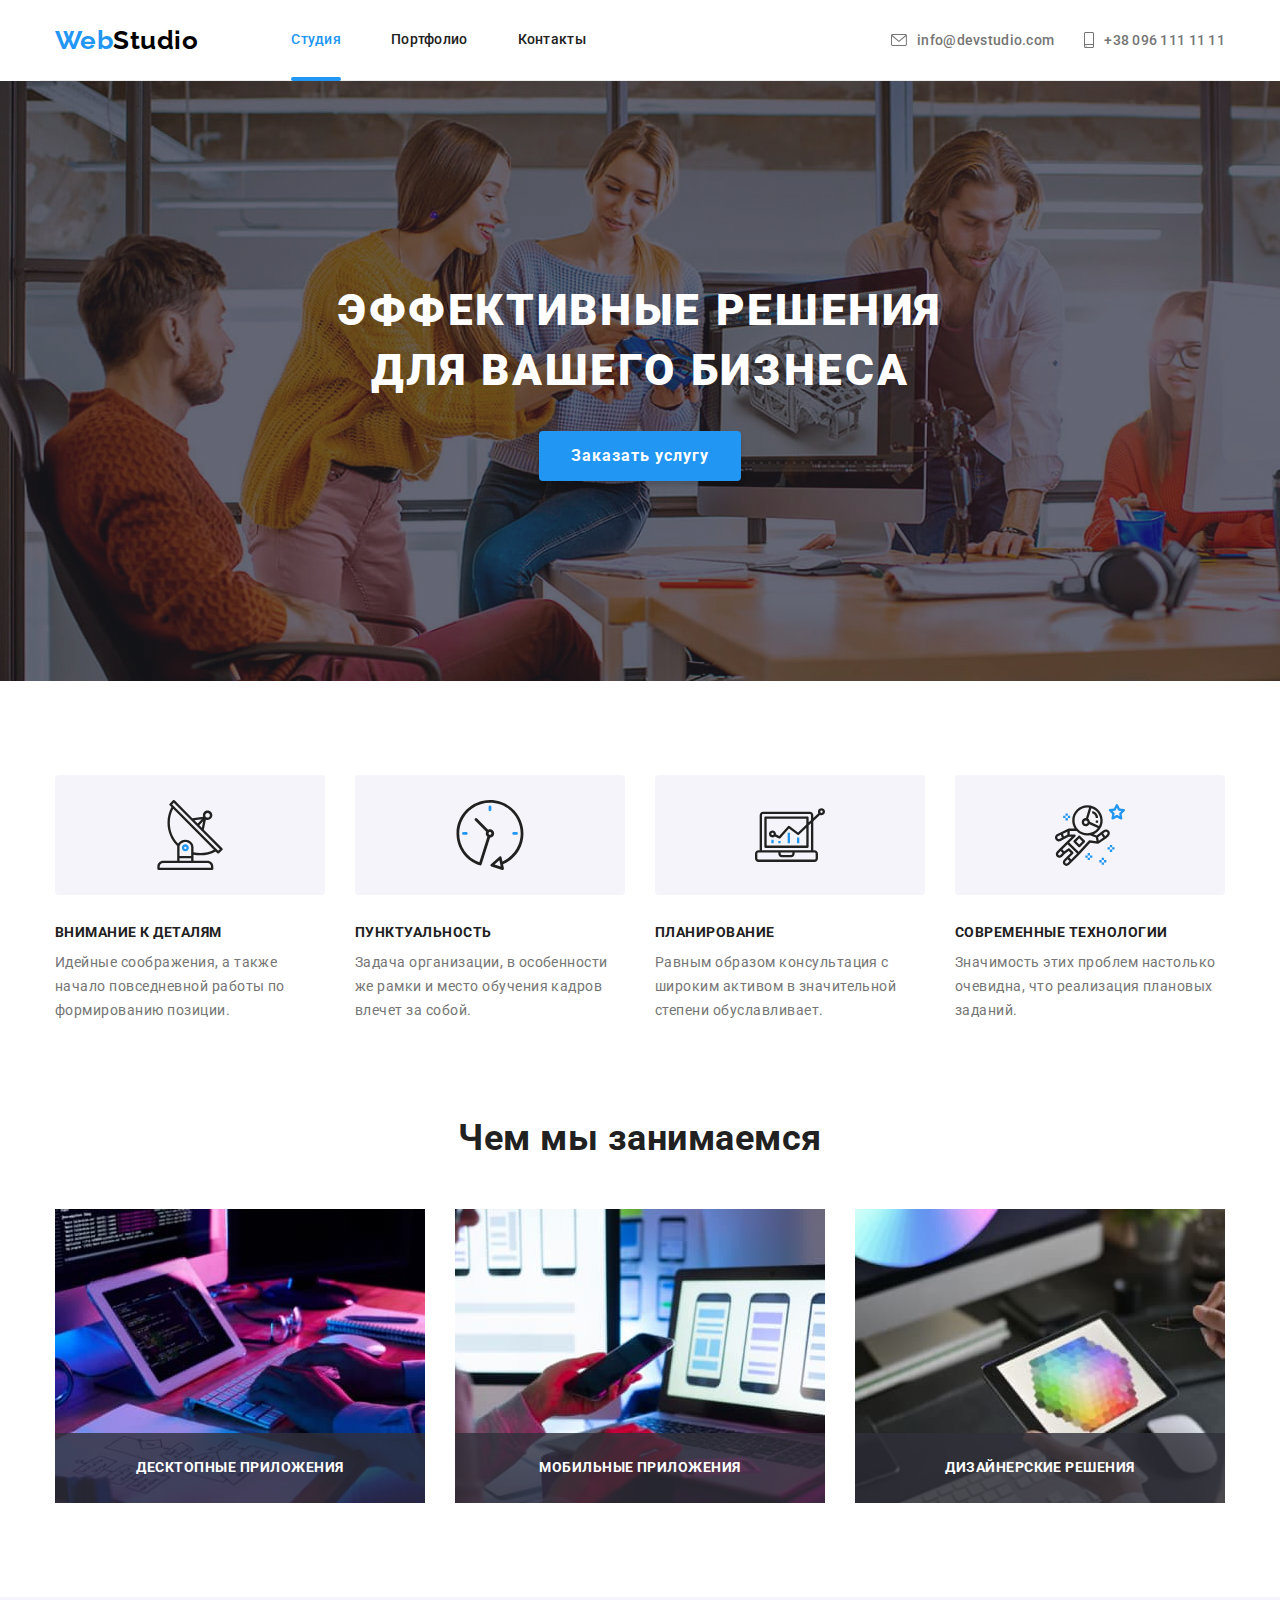
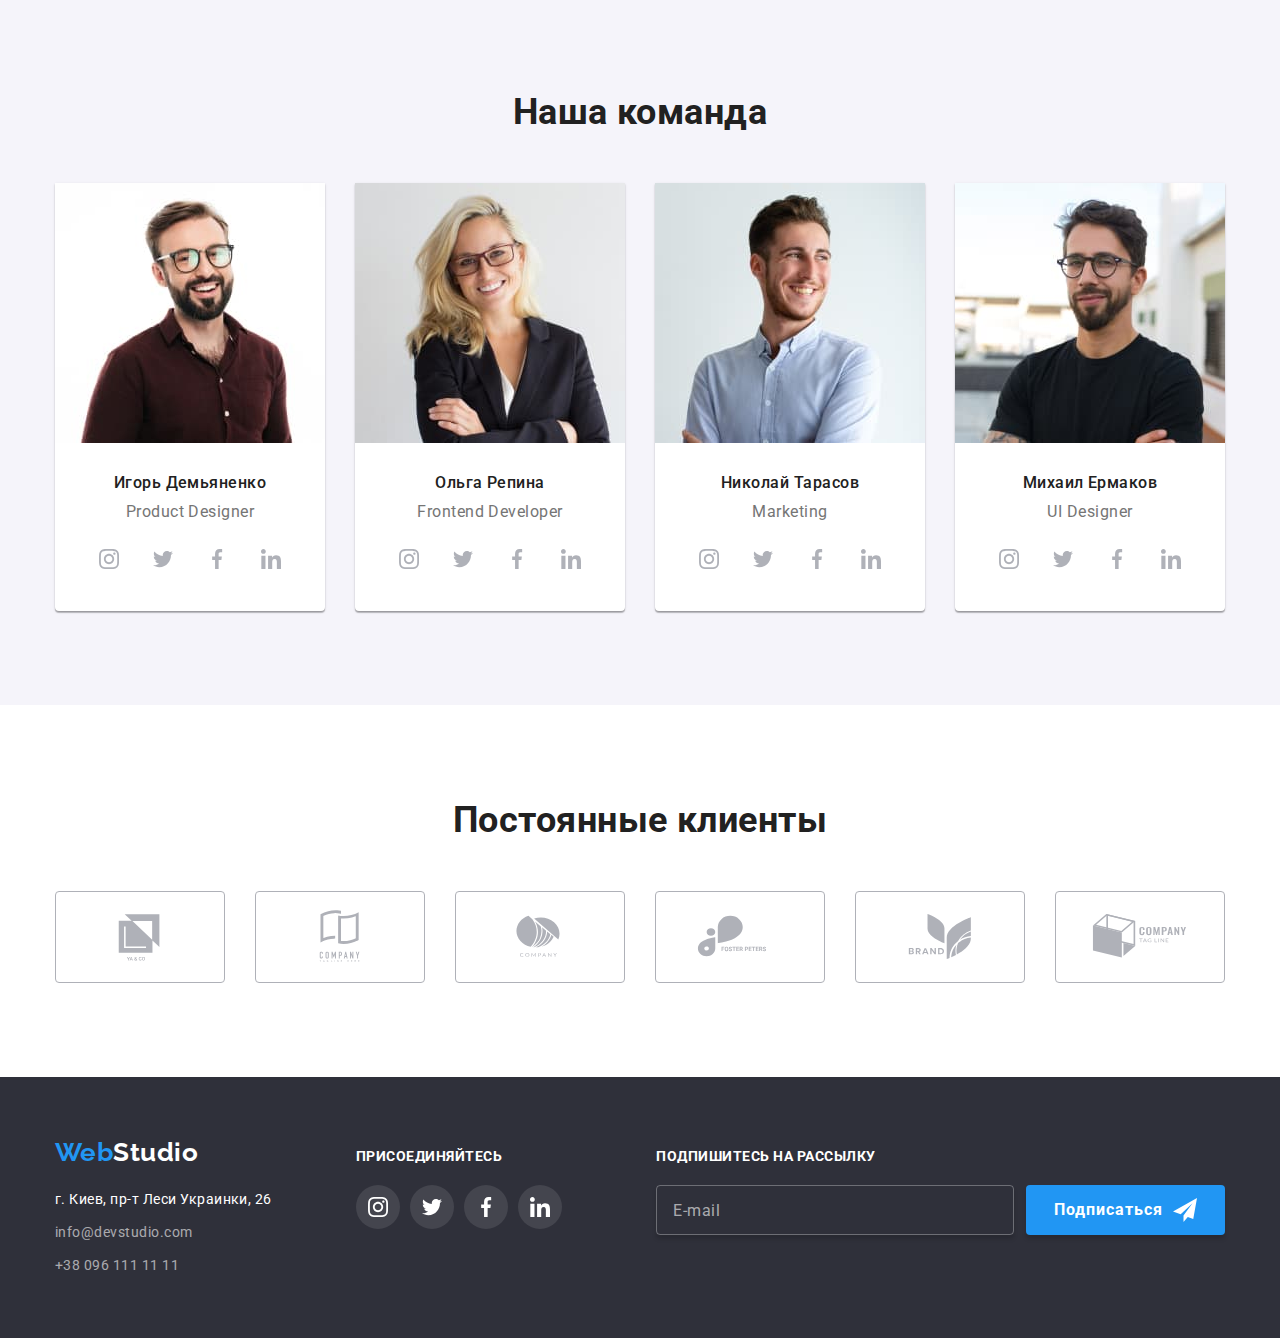
<file: index.html>
<!DOCTYPE html>
<html lang="ru">
  <head>
    <meta charset="UTF-8" />
    <meta http-equiv="X-UA-Compatible" content="IE=edge" />
    <meta name="viewport" content="width=device-width, initial-scale=1.0" />
    <title>WEB Студия</title>
    <link
      href="https://fonts.googleapis.com/css2?family=Raleway:wght@700&family=Roboto:wght@400;500;700;900&display=swap"
      rel="stylesheet"
    />
    <link
      rel="stylesheet"
      href="https://cdnjs.cloudflare.com/ajax/libs/modern-normalize/1.0.0/modern-normalize.min.css"
    />
    <link rel="stylesheet" href="./css/styles.css" />
  </head>

  <body>
    <header>
      <div class="container header">
        <a class="logo" href="./index.html"> <span class="logo-acnt">Web</span>Studio</a>
        <nav>
          <ul class="site-nav">
            <li class="item">
              <div class="index-decor"><a href="./index.html" class="link current">Студия</a></div>
            </li>

            <li class="item">
              <div><a href="./portfolio.html" class="link">Портфолио</a></div>
            </li>

            <li class="item">
              <div><a href="" class="link">Контакты</a></div>
            </li>
          </ul>
        </nav>
        <ul class="address">
          <li class="item">
            <a class="mail-link" href="mailto:info@devstudio.com"
              ><svg class="adr-svg" width="16" height="12">
                <use href="./images/icons.svg#icon-envelope"></use></svg
              >info@devstudio.com</a
            >
          </li>

          <li class="item">
            <a class="mail-link" href="tell:380961111111"
              ><svg class="adr-svg" width="10" height="16">
                <use href="./images/icons.svg#icon-smartphone"></use></svg
              >+38 096 111 11 11</a
            >
          </li>
        </ul>
      </div>
    </header>

    <main>
      <section class="hero">
        <div class="container">
          <h1 class="hero-title">
            Эффективные решения <br />
            для вашего бизнеса
          </h1>
          <button class="hero-button" type="button" data-modal-open>Заказать услугу</button>
        </div>
      </section>

      <!--Блок с особенностями, 4 столбика-->
      <section class="section">
        <div class="container">
          <h2 class="visually-hidden">Особенности</h2>

          <ul class="features">
            <li class="features-item">
              <div class="features-icon">
                <svg width="70" height="70">
                  <use href="./images/icons.svg#icon-antenna"></use>
                </svg>
              </div>
              <h3 class="features-title">Внимание к деталям</h3>
              <p class="features-text">
                Идейные соображения, а также начало повседневной работы по формированию позиции.
              </p>
            </li>

            <li class="features-item">
              <div class="features-icon">
                <svg width="70" height="70">
                  <use href="./images/icons.svg#icon-clock"></use>
                </svg>
              </div>
              <h3 class="features-title">Пунктуальность</h3>
              <p class="features-text">
                Задача организации, в особенности же рамки и место обучения кадров влечет за собой.
              </p>
            </li>

            <li class="features-item">
              <div class="features-icon">
                <svg width="70" height="70">
                  <use href="./images/icons.svg#icon-comp"></use>
                </svg>
              </div>
              <h3 class="features-title">Планирование</h3>
              <p class="features-text">
                Равным образом консультация с широким активом в значительной степени обуславливает.
              </p>
            </li>

            <li class="features-item">
              <div class="features-icon">
                <svg width="70" height="70">
                  <use href="./images/icons.svg#icon-cosm"></use>
                </svg>
              </div>
              <h3 class="features-title">Современные технологии</h3>
              <p class="features-text">
                Значимость этих проблем настолько очевидна, что реализация плановых заданий.
              </p>
            </li>
          </ul>
        </div>
      </section>

      <!--Блок чем занимаемся, 3 картинки-->
      <section class="section skill">
        <div class="container">
          <h2 class="section-title">Чем мы занимаемся</h2>
          <ul class="skills">
            <li class="item">
              <div class="thumb">
                <img
                  src="./images/box1.jpg"
                  alt="Набирает код на клавиатуре"
                  width="370"
                  height="294"
                />
                <div class="thumb-back"><p class="thumb-text">десктопные приложения</p></div>
              </div>
            </li>

            <li class="item">
              <div class="thumb">
                <img
                  src="./images/box2.jpg"
                  alt="держит телефон перед монитором с изображением нескольких телефонов"
                  width="370"
                  height="294"
                />
                <div class="thumb-back"><p class="thumb-text">мобильные приложения</p></div>
              </div>
            </li>

            <li class="item">
              <div class="thumb">
                <img
                  src="./images/box3.jpg"
                  alt="планшет с таблицей цветов на нем"
                  width="370"
                  height="294"
                />
                <div class="thumb-back"><p class="thumb-text">дизайнерские решения</p></div>
              </div>
            </li>
          </ul>
        </div>
      </section>

      <!--Блока "наша команда" 4 картинки с подписями-->
      <section class="our-command section">
        <div class="container">
          <h2 class="section-title">Наша команда</h2>
          <ul class="our-peoples">
            <li class="item">
              <img
                class="command-img"
                src="./images/ihor.jpg"
                alt="дизайнер продукта"
                width="270"
                height="260"
              />

              <div class="command-content">
                <h3 class="command-name">Игорь Демьяненко</h3>
                <p class="command-roles">Product Designer</p>
                <ul class="social-network">
                  <li class="social-list">
                    <a href="" class="icon" aria-label="instagram"
                      ><svg class="soc-icon" width="20" height="20">
                        <use href="./images/icons.svg#icon-instagram2"></use></svg
                    ></a>
                  </li>

                  <li class="social-list">
                    <a href="" class="icon" aria-label="twitter"
                      ><svg class="soc-icon" width="20" height="20">
                        <use href="./images/icons.svg#icon-twitter"></use></svg
                    ></a>
                  </li>

                  <li class="social-list">
                    <a href="" class="icon" aria-label="facebook"
                      ><svg class="soc-icon" width="20" height="20">
                        <use href="./images/icons.svg#icon-facebook"></use></svg
                    ></a>
                  </li>

                  <li class="social-list">
                    <a href="./images/icons.svg#icon-linkedin" class="icon" aria-label="linkedin"
                      ><svg class="soc-icon" width="20" height="20">
                        <use href="./images/icons.svg#icon-linkedin"></use></svg
                    ></a>
                  </li>
                </ul>
              </div>
            </li>

            <li class="item">
              <img
                class="command-img"
                src="./images/olha.jpg"
                alt="фронтенд-разработчик"
                width="270"
                height="260"
              />
              <div class="command-content">
                <h3 class="command-name">Ольга Репина</h3>
                <p class="command-roles">Frontend Developer</p>
                <ul class="social-network">
                  <li class="social-list">
                    <a href="" class="icon" aria-label="instagram"
                      ><svg class="soc-icon" width="20" height="20">
                        <use href="./images/icons.svg#icon-instagram2"></use></svg
                    ></a>
                  </li>
                  <li class="social-list">
                    <a href="" class="icon" aria-label="twitter"
                      ><svg class="soc-icon" width="20" height="20">
                        <use href="./images/icons.svg#icon-twitter"></use></svg
                    ></a>
                  </li>
                  <li class="social-list">
                    <a href="" class="icon" aria-label="facebook"
                      ><svg class="soc-icon" width="20" height="20">
                        <use href="./images/icons.svg#icon-facebook"></use></svg
                    ></a>
                  </li>
                  <li class="social-list">
                    <a href="./images/icons.svg#icon-linkedin" class="icon" aria-label="linkedin"
                      ><svg class="soc-icon" width="20" height="20">
                        <use href="./images/icons.svg#icon-linkedin"></use></svg
                    ></a>
                  </li>
                </ul>
              </div>
            </li>

            <li class="item">
              <img
                class="command-img"
                src="./images/nick.jpg"
                alt="маркетинг"
                width="270"
                height="260"
              />
              <div class="command-content">
                <h3 class="command-name">Николай Тарасов</h3>
                <p class="command-roles">Marketing</p>
                <ul class="social-network">
                  <li class="social-list">
                    <a href="" class="icon" aria-label="instagram"
                      ><svg class="soc-icon" width="20" height="20">
                        <use href="./images/icons.svg#icon-instagram2"></use></svg
                    ></a>
                  </li>
                  <li class="social-list">
                    <a href="" class="icon" aria-label="twitter"
                      ><svg class="soc-icon" width="20" height="20">
                        <use href="./images/icons.svg#icon-twitter"></use></svg
                    ></a>
                  </li>
                  <li class="social-list">
                    <a href="" class="icon" aria-label="facebook"
                      ><svg class="soc-icon" width="20" height="20">
                        <use href="./images/icons.svg#icon-facebook"></use></svg
                    ></a>
                  </li>
                  <li class="social-list">
                    <a href="./images/icons.svg#icon-linkedin" class="icon" aria-label="linkedin"
                      ><svg class="soc-icon" width="20" height="20">
                        <use href="./images/icons.svg#icon-linkedin"></use></svg
                    ></a>
                  </li>
                </ul>
              </div>
            </li>

            <li class="item">
              <img
                class="command-img"
                src="./images/michel.jpg"
                alt="дизайнер пользовательского интерфейса"
                width="270"
                height="260"
              />
              <div class="command-content">
                <h3 class="command-name">Михаил Ермаков</h3>
                <p class="command-roles">UI Designer</p>
                <ul class="social-network">
                  <li class="social-list">
                    <a href="" class="icon" aria-label="instagram"
                      ><svg class="soc-icon" width="20" height="20">
                        <use href="./images/icons.svg#icon-instagram2"></use></svg
                    ></a>
                  </li>
                  <li class="social-list">
                    <a href="" class="icon" aria-label="twitter"
                      ><svg class="soc-icon" width="20" height="20">
                        <use href="./images/icons.svg#icon-twitter"></use></svg
                    ></a>
                  </li>
                  <li class="social-list">
                    <a href="" class="icon" aria-label="facebook"
                      ><svg class="soc-icon" width="20" height="20">
                        <use href="./images/icons.svg#icon-facebook"></use></svg
                    ></a>
                  </li>
                  <li class="social-list">
                    <a href="./images/icons.svg#icon-linkedin" class="icon" aria-label="linkedin"
                      ><svg class="soc-icon" width="20" height="20">
                        <use href="./images/icons.svg#icon-linkedin"></use></svg
                    ></a>
                  </li>
                </ul>
              </div>
            </li>
          </ul>
        </div>
      </section>
      <section class="section">
        <h2 class="section-title">Постоянные клиенты</h2>
        <div class="container">
          <ul class="clients">
            <li class="clients-list">
              <a href="" class="client"
                ><svg width="106" height="60">
                  <use href="./images/icons.svg#icon-client1"></use></svg
              ></a>
            </li>
            <li class="clients-list">
              <a href="" class="client"
                ><svg width="106" height="60">
                  <use href="./images/icons.svg#icon-client2"></use></svg
              ></a>
            </li>
            <li class="clients-list">
              <a href="" class="client"
                ><svg width="106" height="60">
                  <use href="./images/icons.svg#icon-client3"></use></svg
              ></a>
            </li>
            <li class="clients-list">
              <a href="" class="client"
                ><svg width="106" height="60">
                  <use href="./images/icons.svg#icon-client4"></use></svg
              ></a>
            </li>
            <li class="clients-list">
              <a href="" class="client"
                ><svg width="106" height="60">
                  <use href="./images/icons.svg#icon-client5"></use></svg
              ></a>
            </li>
            <li class="clients-list">
              <a href="" class="client"
                ><svg width="106" height="60">
                  <use href="./images/icons.svg#icon-client6"></use></svg
              ></a>
            </li>
          </ul>
        </div>
      </section>
    </main>

    <footer class="page-footer">
      <div class="container footer-container">
        <div class="footer-adr-container">
          <a class="logo-foot" href="./index.html"> <span class="logo-acnt">Web</span>Studio</a>
          <address class="footer-contacts">
            <p class="footer-adr">г. Киев, пр-т Леси Украинки, 26</p>

            <ul class="mail-tel">
              <li class="foot-mail">
                <a href="mailto:info@devstudio.com">info@devstudio.com</a>
              </li>

              <li class="foot-tel"><a href="tell:380961111111">+38 096 111 11 11</a></li>
            </ul>
          </address>
        </div>

        <div class="add-please">
          <h3 class="foot-add">присоединяйтесь</h3>
          <ul class="social-network">
            <li class="social-list">
              <a href="" class="icon-foot" aria-label="instagram"
                ><svg class="soc-icon" width="20" height="20">
                  <use href="./images/icons.svg#icon-instagram2"></use></svg
              ></a>
            </li>
            <li class="social-list">
              <a href="" class="icon-foot" aria-label="twitter"
                ><svg class="soc-icon" width="20" height="20">
                  <use href="./images/icons.svg#icon-twitter"></use></svg
              ></a>
            </li>
            <li class="social-list">
              <a href="" class="icon-foot" aria-label="facebook"
                ><svg class="soc-icon" width="20" height="20">
                  <use href="./images/icons.svg#icon-facebook"></use></svg
              ></a>
            </li>
            <li class="social-list">
              <a href="./images/icons.svg#icon-linkedin" class="icon-foot" aria-label="linkedin"
                ><svg class="soc-icon" width="20" height="20">
                  <use href="./images/icons.svg#icon-linkedin"></use></svg
              ></a>
            </li>
          </ul>
        </div>

        <div>
          <b class="foot-add">подпишитесь на рассылку </b>
          <form class="signup-form" name="signup_form" autocomplete="off" novalidate>
            <label for="user_email" class="foot-add user-email"> </label>

            <input class="email" type="email" name="email" id="user_email" placeholder="E-mail" />
            <button class="hero-button submit" type="submit">
              Подписаться
              <svg class="email-svg" width="24" height="24">
                <use href="./images/icons.svg#icon-send"></use>
              </svg>
            </button>
          </form>
        </div>
      </div>
    </footer>

    <div class="backdrop is-hidden" data-modal>
      <div class="modal">
        <button
          type="button"
          class="modal-close"
          aria-label="Закрыть модальное окно"
          data-modal-close
        >
          <svg class="close-icon" width="11" height="11">
            <use href="./images/icons.svg#icon-vector"></use>
          </svg>
        </button>

        <form class="user-form" autocomplete="off">
          <b class="place-data">Оставьте свои данные, мы вам перезвоним</b>

          <div class="field-cover">
            <label for="user-name">Имя</label>
            <div class="input-cover">
              <input class="input" type="text" name="user-name" id="user-name" />
              <svg class="input-icon" width="18" height="18">
                <use href="./images/icons.svg#icon-person-black"></use>
              </svg>
            </div>
          </div>

          <div class="field-cover">
            <label for="user-tel">Телефон</label>
            <div class="input-cover">
              <input class="input" type="tel" name="user-tel" id="user-tel" />
              <svg class="input-icon" width="18" height="18">
                <use href="./images/icons.svg#icon-phone-black"></use>
              </svg>
            </div>
          </div>

          <div class="field-cover">
            <label for="user-email">Почта</label>
            <div class="input-cover">
              <input
                class="input"
                type="email"
                name="user-email"
                id="user-email"
                autocomplete="on"
              />
              <svg class="input-icon" width="18" height="18">
                <use href="./images/icons.svg#icon-email-black"></use>
              </svg>
            </div>
          </div>

          <div class="field-cover">
            <label for="comments">Комментарий</label>
            <textarea
              class="textarea"
              name="comments"
              id="comments"
              placeholder="Введите текст"
            ></textarea>
          </div>

          <label class="checkbox-label"
            ><input class="checkbox" type="checkbox" name="policy" value="" />
            <span class="checkbox-icon">
              <svg class="" width="16" height="15">
                <use href="./images/icons.svg#icon-check-2-1"></use></svg></span
            ><span
              >Соглашаюсь с рассылкой и принимаю
              <a class="policy-terms" href="">Условия договора</a></span
            >
          </label>

          <button class="hero-button send" type="submit">Отправить</button>
        </form>
      </div>
    </div>

    <script src="./js/modal.js"></script>
  </body>
</html>
</file>
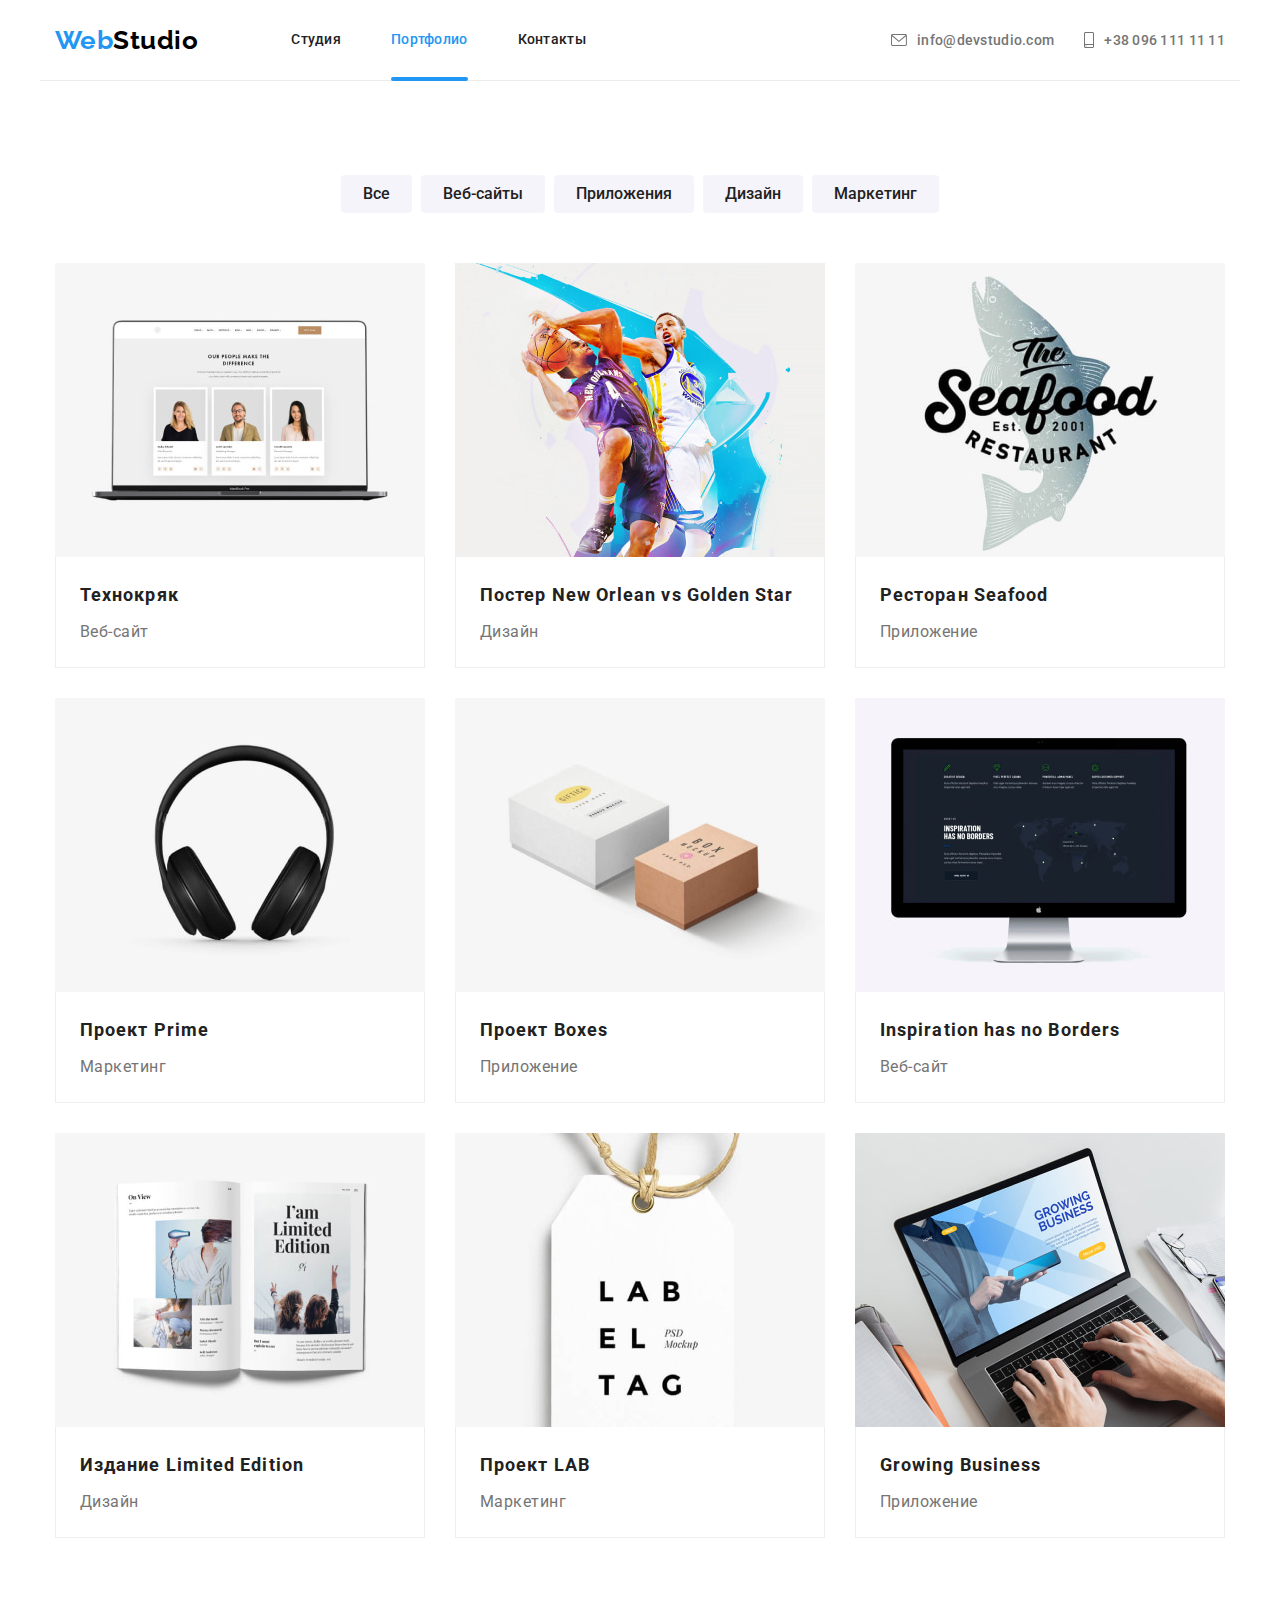
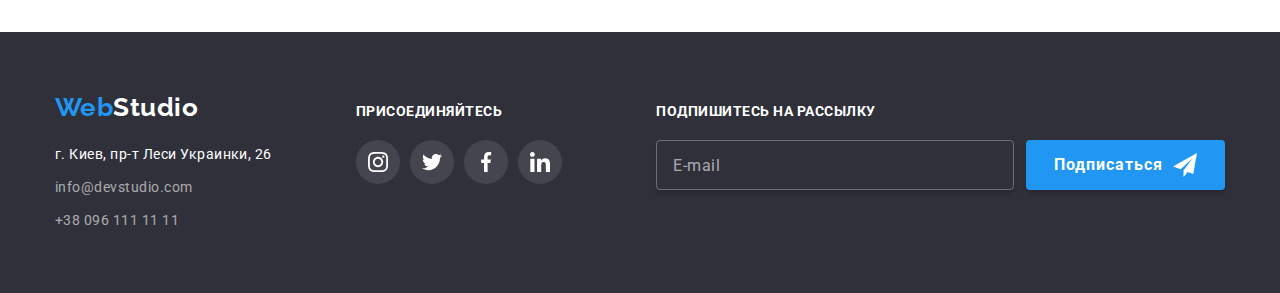
<file: portfolio.html>
<!DOCTYPE html>
<html lang="ru">
  <head>
    <meta charset="UTF-8" />
    <meta http-equiv="X-UA-Compatible" content="IE=edge" />
    <meta name="viewport" content="width=device-width, initial-scale=1.0" />
    <title>Портфолио Web студии</title>
    <link
      href="https://fonts.googleapis.com/css2?family=Raleway:wght@700&family=Roboto:wght@400;500;700;900&display=swap"
      rel="stylesheet"
    />
    <link
      rel="stylesheet"
      href="https://cdnjs.cloudflare.com/ajax/libs/modern-normalize/1.0.0/modern-normalize.min.css"
    />
    <link rel="stylesheet" href="./css/styles.css" />
  </head>

  <body>
    <header>
      <div class="container header">
        <a class="logo" href="./index.html"> <span class="logo-acnt">Web</span>Studio</a>
        <nav>
          <ul class="site-nav">
            <li class="item">
              <div><a href="./index.html" class="link">Студия</a></div>
            </li>

            <li class="item">
              <div class="port-decor">
                <a href="./portfolio.html" class="link current">Портфолио</a>
              </div>
            </li>

            <li class="item">
              <div class="cont-decor"><a href="" class="link">Контакты</a></div>
            </li>
          </ul>
        </nav>
        <ul class="address">
          <li class="item">
            <a class="mail-link" href="mailto:info@devstudio.com"
              ><svg class="adr-svg" width="16" height="12">
                <use href="./images/icons.svg#icon-envelope"></use></svg
              >info@devstudio.com</a
            >
          </li>

          <li class="item">
            <a class="mail-link" href="tell:380961111111"
              ><svg class="adr-svg" width="10" height="16">
                <use href="./images/icons.svg#icon-smartphone"></use></svg
              >+38 096 111 11 11</a
            >
          </li>
        </ul>
      </div>
    </header>

    <main>
      <section class="portfolio section">
        <div class="container">
          <h1 class="visually-hidden">Что мы делаем</h1>
          <ul class="port-buttons">
            <li class="item-btn"><button type="button" class="port-button">Все</button></li>
            <li class="item-btn"><button type="button" class="port-button">Веб-сайты</button></li>
            <li class="item-btn"><button type="button" class="port-button">Приложения</button></li>
            <li class="item-btn"><button type="button" class="port-button">Дизайн</button></li>
            <li class="item-btn"><button type="button" class="port-button">Маркетинг</button></li>
          </ul>

          <h2 class="visually-hidden">Постеры с ссылками</h2>
          <ul class="card-set">
            <li class="card">
              <a class="card-link" href="">
                <div class="card-decor">
                  <img
                    src="./images/port1.jpg"
                    alt="3 фото разных людей на экране ноутбука"
                    class="port-img"
                    width="370"
                    height="294"
                  />
                  <p class="card-text">
                    Ресурс предлагает комплексные предложения с разным уровнем функционала и
                    сервисов. Все это позволит посетителю получить исчерпывающие сведения о компании
                    или частном лице.
                  </p>
                </div>
                <div class="card-content">
                  <h2 class="port-title">Технокряк</h2>
                  <p class="poster-sub">Веб-сайт</p>
                </div>
              </a>
            </li>

            <li class="card">
              <a class="card-link" href="">
                <div class="card-decor">
                  <img
                    src="./images/port2.jpg"
                    alt="баскетболисты борятся за мяч"
                    class="port-img"
                    width="370"
                    height="294"
                  />
                  <p class="card-text">
                    Ресурс предлагает комплексные предложения с разным уровнем функционала и
                    сервисов. Все это позволит посетителю получить исчерпывающие сведения о компании
                    или частном лице.
                  </p>
                </div>
                <div class="card-content">
                  <h2 class="port-title">Постер New Orlean vs Golden Star</h2>
                  <p class="poster-sub">Дизайн</p>
                </div>
              </a>
            </li>

            <li class="card">
              <a class="card-link" href="">
                <div class="card-decor">
                  <img
                    src="./images/port3.jpg"
                    alt="рыба на логотипе ресторана"
                    class="port-img"
                    width="370"
                    height="294"
                  />
                  <p class="card-text">
                    Ресурс предлагает комплексные предложения с разным уровнем функционала и
                    сервисов. Все это позволит посетителю получить исчерпывающие сведения о компании
                    или частном лице.
                  </p>
                </div>
                <div class="card-content">
                  <h2 class="port-title">Ресторан Seafood</h2>
                  <p class="poster-sub">Приложение</p>
                </div>
              </a>
            </li>

            <li class="card">
              <a class="card-link" href="">
                <div class="card-decor">
                  <img
                    src="./images/port4.jpg"
                    alt="наушники"
                    class="port-img"
                    width="370"
                    height="294"
                  />
                  <p class="card-text">
                    Ресурс предлагает комплексные предложения с разным уровнем функционала и
                    сервисов. Все это позволит посетителю получить исчерпывающие сведения о компании
                    или частном лице.
                  </p>
                </div>
                <div class="card-content">
                  <h2 class="port-title">Проект Prime</h2>
                  <p class="poster-sub">Маркетинг</p>
                </div>
              </a>
            </li>

            <li class="card">
              <a class="card-link" href="">
                <div class="card-decor">
                  <img
                    src="./images/port5.jpg"
                    alt="2 коробки"
                    class="port-img"
                    width="370"
                    height="294"
                  />
                  <p class="card-text">
                    Ресурс предлагает комплексные предложения с разным уровнем функционала и
                    сервисов. Все это позволит посетителю получить исчерпывающие сведения о компании
                    или частном лице.
                  </p>
                </div>
                <div class="card-content">
                  <h2 class="port-title">Проект Boxes</h2>
                  <p class="poster-sub">Приложение</p>
                </div>
              </a>
            </li>

            <li class="card">
              <a class="card-link" href="">
                <div class="card-decor">
                  <img
                    src="./images/port6.jpg"
                    alt="экран компьютера"
                    class="port-img"
                    width="370"
                    height="294"
                  />
                  <p class="card-text">
                    Ресурс предлагает комплексные предложения с разным уровнем функционала и
                    сервисов. Все это позволит посетителю получить исчерпывающие сведения о компании
                    или частном лице.
                  </p>
                </div>
                <div class="card-content">
                  <h2 class="port-title">Inspiration has no Borders</h2>
                  <p class="poster-sub">Веб-сайт</p>
                </div>
              </a>
            </li>

            <li class="card">
              <a class="card-link" href="">
                <div class="card-decor">
                  <img
                    src="./images/port7.jpg"
                    alt="открытая книга ограниченной серии"
                    class="port-img"
                    width="370"
                    height="294"
                  />
                  <p class="card-text">
                    Ресурс предлагает комплексные предложения с разным уровнем функционала и
                    сервисов. Все это позволит посетителю получить исчерпывающие сведения о компании
                    или частном лице.
                  </p>
                </div>
                <div class="card-content">
                  <h2 class="port-title">Издание Limited Edition</h2>
                  <p class="poster-sub">Дизайн</p>
                </div>
              </a>
            </li>

            <li class="card">
              <a class="card-link" href="">
                <div class="card-decor">
                  <img
                    src="./images/port8.jpg"
                    alt="бирка одежды с надписью ЛАБ"
                    class="port-img"
                    width="370"
                    height="294"
                  />
                  <p class="card-text">
                    Ресурс предлагает комплексные предложения с разным уровнем функционала и
                    сервисов. Все это позволит посетителю получить исчерпывающие сведения о компании
                    или частном лице.
                  </p>
                </div>
                <div class="card-content">
                  <h2 class="port-title">Проект LAB</h2>
                  <p class="poster-sub">Маркетинг</p>
                </div>
              </a>
            </li>

            <li class="card">
              <a class="card-link" href="">
                <div class="card-decor">
                  <img
                    src="./images/port9.jpg"
                    alt="Человек печатает на ноутбуке"
                    class="port-img"
                    width="370"
                    height="294"
                  />
                  <p class="card-text">
                    Ресурс предлагает комплексные предложения с разным уровнем функционала и
                    сервисов. Все это позволит посетителю получить исчерпывающие сведения о компании
                    или частном лице.
                  </p>
                </div>
                <div class="card-content">
                  <h2 class="port-title">Growing Business</h2>
                  <p class="poster-sub">Приложение</p>
                </div>
              </a>
            </li>
          </ul>
        </div>
      </section>
    </main>

    <footer class="page-footer">
      <div class="container footer-container">
        <div class="footer-adr-container">
          <a class="logo-foot" href="./index.html"> <span class="logo-acnt">Web</span>Studio</a>
          <address class="footer-contacts">
            <p class="footer-adr">г. Киев, пр-т Леси Украинки, 26</p>

            <ul class="mail-tel">
              <li class="foot-mail">
                <a href="mailto:info@devstudio.com">info@devstudio.com</a>
              </li>

              <li class="foot-tel"><a href="tell:380961111111">+38 096 111 11 11</a></li>
            </ul>
          </address>
        </div>

        <div class="add-please">
          <h3 class="foot-add">присоединяйтесь</h3>
          <ul class="social-network">
            <li class="social-list">
              <a href="" class="icon-foot" aria-label="instagram"
                ><svg class="soc-icon" width="20" height="20">
                  <use href="./images/icons.svg#icon-instagram2"></use></svg
              ></a>
            </li>
            <li class="social-list">
              <a href="" class="icon-foot" aria-label="twitter"
                ><svg class="soc-icon" width="20" height="20">
                  <use href="./images/icons.svg#icon-twitter"></use></svg
              ></a>
            </li>
            <li class="social-list">
              <a href="" class="icon-foot" aria-label="facebook"
                ><svg class="soc-icon" width="20" height="20">
                  <use href="./images/icons.svg#icon-facebook"></use></svg
              ></a>
            </li>
            <li class="social-list">
              <a href="./images/icons.svg#icon-linkedin" class="icon-foot" aria-label="linkedin"
                ><svg class="soc-icon" width="20" height="20">
                  <use href="./images/icons.svg#icon-linkedin"></use></svg
              ></a>
            </li>
          </ul>
        </div>

        <div>
          <b class="foot-add">подпишитесь на рассылку </b>
          <form class="signup-form" name="signup_form" autocomplete="off" novalidate>
            <label for="user_email" class="foot-add user-email"> </label>

            <input class="email" type="email" name="email" id="user_email" placeholder="E-mail" />
            <button class="hero-button submit" type="submit">
              Подписаться
              <svg class="email-svg" width="24" height="24">
                <use href="./images/icons.svg#icon-send"></use>
              </svg>
            </button>
          </form>
        </div>
      </div>
    </footer>
  </body>
</html>
</file>
<file: css/styles.css>
.visually-hidden {
  position: absolute;
  width: 1px;
  height: 1px;
  margin: -1px;
  border: 0;
  padding: 0;
  white-space: nowrap;
  clip-path: inset(100%);
  clip: rect(0 0 0 0);
  overflow: hidden;
}

body {
  color: #757575;
  background-color: #fff;
  font-family: 'Roboto', sans-serif;
  letter-spacing: 0.03em;
}

/* убираем точки со списков */
ul {
  list-style: none;
}

a {
  text-decoration: none;
}

img {
  display: block;
  max-width: 100%;
}

/* обьявляем переменные */
:root {
  --title-color: #212121;
  --sub-test-color: #757575;
  --logo-color: #000;
  --accent-color: #2196f3;
  --bg-color: #2f303a;
  --sub-color: #f5f4fa;
  --hero-color: #fff;
  --foot-sub-color: rgba(255, 255, 255, 0.6);
  --btn-hover-color: #188ce8;
  --overlay-bg-color: rgba(47, 48, 58, 0.4);
  --icon-bg-color: rgba(245, 244, 250, 1);

  --card-people-shadow: 0px 1px 3px rgba(0, 0, 0, 0.12), 0px 1px 1px rgba(0, 0, 0, 0.14),
    0px 2px 1px rgba(0, 0, 0, 0.2);

  --btn-filter-shadow: 0px 3px 1px rgba(0, 0, 0, 0.1), 0px 1px 2px rgba(0, 0, 0, 0.08),
    0px 2px 2px rgba(0, 0, 0, 0.12);

  --hero-btn-shadow: 0px 4px 4px rgba(0, 0, 0, 0.15);

  --card-margin: 30px;
  --card-border: 1px solid #eee;
  --card-shadow: 0px 1px 1px rgba(0, 0, 0, 0.12), 0px 4px 4px rgba(0, 0, 0, 0.06),
    1px 4px 6px rgba(0, 0, 0, 0.16);

  --icon-nohover-color: rgba(175, 177, 184, 1);
  --icon-foot-color: rgba(255, 255, 255, 0.1);

  --skills-bg-color: rgba(47, 48, 58, 0.8);
  --card-hover-bg-color: rgba(33, 150, 243, 0.9);
  --icon-border-color: rgba(0, 0, 0, 0.1);
  --backdrop-color: rgba(0, 0, 0, 0.2);
  --modal-border: rgba(33, 33, 33, 0.2);

  --cubic-transm: cubic-bezier(0.4, 0, 0.2, 1);
}

.section {
  padding-top: 94px;
  padding-bottom: 94px;
}

.site-nav .link.current {
  color: var(--accent-color);
}

.logo-acnt {
  color: var(--accent-color);

  font-family: 'Raleway', sans-serif;
  font-weight: 700;
  font-size: 26px;
  line-height: 1.19;
}

.logo {
  color: var(--logo-color);

  font-family: 'Raleway', sans-serif;
  font-weight: 700;
  font-size: 26px;
  line-height: 1.19;

  display: block;
  padding-top: 25px;
  padding-bottom: 24px;
}

.logo-foot {
  color: var(--hero-color);
  font-family: 'Raleway', sans-serif;
  font-weight: 700;
  font-size: 26px;

  line-height: 1.19;
  margin-bottom: 20px;
  display: inline-block;
}

/* site nav */
.site-nav a {
  color: var(--title-color);
  letter-spacing: 0.02em;
  font-weight: 500;
  font-size: 14px;
  line-height: 1.14;

  padding-top: 32px;
  padding-bottom: 32px;
  display: block;
}
.header {
  display: flex;
  align-items: center;
  border-bottom: 1px solid #ececec;
}

.index-decor ::after {
  position: absolute;
  bottom: -1px;
  left: 0px;

  content: '';
  display: block;

  width: 100%;
  height: 4px;

  background-color: currentColor;
  border-radius: 4px;
}

.port-decor ::after {
  position: absolute;
  bottom: -1px;
  left: 0px;

  content: '';
  display: block;

  width: 100%;
  height: 4px;

  background-color: currentColor;
  border-radius: 4px;
}

.site-nav .item {
  position: relative;
}

.site-nav {
  display: flex;
  margin-left: 93px;
}

.site-nav :not(:last-child) {
  margin-right: 50px;
}
.site-nav a {
  transition: color 250ms var(--cubic-transm);
}

.site-nav a:hover,
.site-nav a:focus {
  color: var(--accent-color);
}

/* site adr */
.mail-link {
  align-items: center;
  justify-content: center;
}
.address .mail-link {
  transition: color 250ms var(--cubic-transm);
}

.address .mail-link:hover,
.address .mail-link:focus {
  fill: var(--accent-color);
}
.adr-svg {
  margin-right: 10px;
  transition: fill 250ms var(--cubic-transm);
}

.address {
  display: flex;
  align-items: center;
  margin-left: auto;
  justify-content: flex-end;

  fill: var(--sub-test-color);
}

.address .item:not(:last-child) {
  margin-right: 30px;
}
.address {
  display: flex;
  margin-left: auto;
  justify-content: flex-end;
  align-items: center;
}
.address a {
  display: flex;
  padding-top: 32px;
  padding-bottom: 32px;

  color: var(--sub-text-color);
  letter-spacing: 0.02em;
  font-weight: 500;
  font-size: 14px;
  line-height: 16px;

  transition: color 250ms var(--cubic-transm);
}

.address a:hover,
.address a:focus {
  color: var(--accent-color);
}

/* hero */
.hero {
  background-color: var(--bg-color);
  text-align: center;

  padding-top: 200px;
  padding-bottom: 200px;

  /* add backgroung image */
  height: 600px;
  max-width: 1600px;
  margin-left: auto;
  margin-right: auto;

  background-image: linear-gradient(var(--overlay-bg-color), var(--overlay-bg-color)),
    url(../images/hero.jpg);
}

.hero-title {
  color: var(--hero-color);
  letter-spacing: 0.06em;
  font-weight: 900;
  font-size: 44px;
  line-height: 1.36;
  text-align: center;

  text-transform: uppercase;

  margin-bottom: 30px;
}

.hero-button {
  background-color: var(--accent-color);
  color: var(--hero-color);
  letter-spacing: 0.06em;
  font-weight: 700;
  font-size: 16px;
  line-height: 1.88;
  cursor: pointer;
  box-shadow: var(--hero-btn-shadow);

  border: none;

  border-radius: 4px;

  padding: 10px 32px;

  transition: background-color 250ms var(--cubic-transm);
}
.hero-button:hover,
.hero-button:focus {
  background-color: var(--btn-hover-color);
}

.backdrop {
  position: fixed;
  top: 0;
  left: 0;
  width: 100%;
  height: 100%;

  background-color: var(--backdrop-color);
  opacity: 1;

  transition: opacity 250ms var(--cubic-transm), visibility 250ms var(--cubic-transm);
}

.backdrop.is-hidden {
  opacity: 0;
  pointer-events: none;
  visibility: hidden;
}

.backdrop.is-hidden .modal {
  transform: translate(-50%, -50%) scale(0.75);
}

.modal {
  position: absolute;
  top: 50%;
  left: 50%;
  transform: translate(-50%, -50%) scale(1);
  transition: transform 250ms var(--cubic-transm);
  opacity: 1;
  width: 528px;
  height: 581px;

  background-color: var(--hero-color);
  border-radius: 4px;

  box-shadow: var(--card-people-shadow);
}

.modal-close {
  width: 30px;
  height: 30px;
  border-radius: 50%;

  background-color: var(--hero-color);
  border: var(--icon-border-color) solid 1px;

  top: 8px;
  right: 8px;
  position: absolute;
  cursor: pointer;

  transition: fill 250ms var(--cubic-transm);
}

.modal-close:hover,
.modal-close:focus {
  fill: var(--accent-color);
}

/* features */
.features {
  display: flex;
}

.features-item {
  width: 270px;
}

.features-item:not(:last-child) {
  margin-right: 30px;
}

.features-icon {
  background-color: var(--icon-bg-color);
  height: 120px;
  margin-bottom: 30px;

  display: flex;

  justify-content: center;
  align-items: center;
  border-radius: 4px;
}

.features-title {
  color: var(--title-color);
  margin-bottom: 10px;
  font-weight: 700;
  font-size: 14px;
  line-height: 1.14;
  text-transform: uppercase;
}
.features-text {
  font-size: 14px;
  line-height: 1.71;
}
/* skills/ 3 picture */
.thumb {
  position: relative;
}

.index-decor {
  position: relative;
}

.thumb-back {
  position: absolute;

  display: flex;
  justify-content: center;
  align-items: center;

  background-color: var(--skills-bg-color);
  width: 370px;
  height: 70px;

  color: var(--hero-color);
  font-weight: 700;
  font-size: 14px;
  line-height: 1.14;
  text-transform: uppercase;
  bottom: 0;
}

.skills {
  display: flex;
}
.skills .item:not(:last-child) {
  margin-right: 30px;
}

.skill {
  padding-top: 0;
}

/* section color */
.section-title {
  color: var(--title-color);
  font-weight: 700;
  font-size: 36px;
  line-height: 1.17;
  text-align: center;

  margin-bottom: 50px;
}

/* our command */
.social-network {
  display: flex;
  width: 206px;
  height: 44px;
}

.our-peoples {
  display: flex;
}

.social-list:not(:last-child) {
  margin-right: 10px;
}

.our-peoples .item:not(:last-child) {
  margin-right: 30px;
}
.our-peoples .item {
  text-align: center;
  box-shadow: var(--card-people-shadow);
  border-radius: 0px 0px 4px 4px;
  background-color: #fff;
}

.our-command {
  background-color: var(--sub-color);
}
.command-content {
  padding: 30px 32px;
}

.command-name {
  color: var(--title-color);
  font-weight: 500;
  font-size: 16px;
  line-height: 1.19;

  margin-bottom: 10px;
}

.command-roles {
  font-size: 16px;
  line-height: 1.19;
  margin-bottom: 16px;
}

.icon {
  display: flex;

  border-radius: 50%;
  width: 44px;
  height: 44px;
  fill: var(--icon-nohover-color);
  justify-content: center;
  align-items: center;

  transition: fill 250ms var(--cubic-transm), background-color 250ms var(--cubic-transm);
}

.icon:hover,
.icon:focus {
  background-color: var(--accent-color);
  fill: var(--hero-color);
}

/* Our clients */
.clients {
  display: flex;
  margin-left: auto;
  margin-right: auto;
}

.client {
  display: flex;
  justify-content: center;
  align-items: center;
  border: 1px solid var(--icon-nohover-color);
  border-radius: 4px;
  width: 170px;
  height: 92px;

  fill: var(--icon-nohover-color);

  transition: fill 250ms var(--cubic-transm), border 250ms var(--cubic-transm);
}

.client:hover,
.client:focus {
  border: 1px solid var(--accent-color);
  fill: var(--accent-color);
}

.clients-list:not(:last-child) {
  margin-right: 30px;
}

/* footer */
.page-footer {
  background-color: var(--bg-color);
  padding-top: 60px;
  padding-bottom: 60px;
}

.footer-adr {
  color: var(--hero-color);
  font-size: 14px;
  line-height: 1.71;
  font-style: normal;

  margin-bottom: 9px;
}

.mail-tel a {
  color: var(--foot-sub-color);
  font-style: normal;
  font-size: 14px;
  line-height: 1.71;
  transition: color 250ms var(--cubic-transm);
}

.mail-tel a:hover,
.mail-tel a:focus {
  color: var(--accent-color);
}

.foot-mail {
  margin-bottom: 9px;
}

.foot-add {
  color: var(--hero-color);
  display: inline-block;
  font-weight: 700;
  font-size: 14px;
  line-height: 1.14;
  text-transform: uppercase;
  margin-bottom: 20px;
}

.footer-contacts {
  display: inline-block;
}

.add-please {
  flex-direction: column;
  margin-right: auto;
}

.footer-container {
  display: flex;
  align-items: baseline;
}

.footer-adr-container {
  width: 231px;
  margin-right: 70px;
}

.icon-foot {
  display: flex;
  justify-content: center;
  align-items: center;

  border-radius: 50%;
  width: 44px;
  height: 44px;

  background-color: var(--icon-foot-color);
  fill: var(--hero-color);

  transition: background-color 250ms var(--cubic-transm);
}

.icon-foot:hover,
.icon-foot:focus {
  background-color: var(--accent-color);
}

.submit {
  display: flex;
  align-items: center;
  justify-content: center;
  padding: 10px 28px;
}

.email-svg {
  margin-left: 10px;
}

.email {
  width: 358px;
  height: 50px;

  color: var(--hero-color);
  border: 1px solid rgba(255, 255, 255, 0.3);
  border-radius: 4px;
  background-color: inherit;
  font-size: 16px;
  line-height: 1.25;
  padding: 15px 16px;

  letter-spacing: 0.03em;
  margin-right: 12px;
  box-shadow: 0px 4px 4px rgba(0, 0, 0, 0.15);

  transition: border-color 250ms var(--cubic-transm), box-shadow 250ms var(--cubic-transm);
}
.email:hover,
.email:focus {
  outline: 0;
  border-color: var(--accent-color);
}

.email::placeholder {
  font-size: 16px;
  line-height: 1.25;
  letter-spacing: 0.03em;
  color: var(--foot-sub-color);
}

.foot.user-email {
  margin-bottom: 20px;
}

.signup-form {
  display: flex;
}

.user-form {
  margin-left: auto;
  margin-right: auto;
  padding: 40px;
  font-size: 12px;
}

.field-cover:not(:last-child) {
  margin-bottom: 10px;
}

.field-cover {
  display: flex;
  flex-direction: column;
}

.field-cover label {
  margin-bottom: 4px;
  letter-spacing: 0.01em;
}

.place-data {
  display: block;
  margin-bottom: 12px;

  text-align: center;
  font-weight: 700;
  font-size: 20px;
  line-height: 1.15;

  color: var(--title-color);
}

.hero-button.send {
  display: block;
  margin-left: auto;
  margin-right: auto;
  padding: 10px 55px;
}
.input-icon {
  position: absolute;
  top: 50%;
  left: 12px;
  transform: translateY(-50%);
  transition: fill 250ms var(--cubic-transm);
}

.input-cover {
  position: relative;
  width: 100%;
}

.input:focus-within .input-icon {
  fill: var(--accent-color);
}
.input:hover ~ .input-icon,
.input:focus ~ .input-icon {
  fill: var(--accent-color);
}

.input {
  border: 1px solid var(--modal-border);

  border-radius: 4px;
  width: 100%;
  height: 40px;
  padding-left: 42px;

  outline: none;
  cursor: pointer;

  transition: border 250ms var(--cubic-transm);
}

.input:hover,
.textarea:hover,
.input:focus,
.textarea:focus {
  border: 1px solid var(--accent-color);
}

.textarea {
  height: 120px;
  resize: unset;

  border-color: var(--modal-border);

  border-radius: 4px;
  padding: 12px 16px;
  outline: none;
  margin-bottom: 20px;
  transition: border 250ms var(--cubic-transm);
}

.textarea::placeholder {
  font-size: 12px;
  color: rgba(117, 117, 117, 0.5);
}

.checkbox-label {
  display: flex;
  justify-content: center;
  align-items: center;

  font-size: 14px;

  margin-bottom: 30px;
}

.checkbox:hover ~ .checkbox-icon {
  border-color: var(--accent-color);
}

.policy-terms {
  text-decoration: underline;
  color: var(--accent-color);
}

.checkbox:checked ~ .checkbox-icon {
  background-color: var(--accent-color);
  border-color: var(--accent-color);
}
.checkbox:focus ~ .checkbox-icon {
  border-color: var(--accent-color);
}

.checkbox-icon {
  display: flex;
  align-items: center;

  width: 16px;
  height: 15px;
  margin-right: 7px;
  border: 2px solid #212121;
  border-radius: 2px;
  background-origin: border-box;

  transition: border 250ms var(--cubic-transm), background 250ms var(--cubic-transm);
}

.checkbox {
  position: absolute;
  width: 1px;
  height: 1px;
  margin: -1px;
  border: 0;
  padding: 0;
  white-space: nowrap;
  clip-path: inset(100%);
  clip: rect(0 0 0 0);
  overflow: hidden;
}

/* portfolio */

.port-title {
  color: var(--title-color);
  letter-spacing: 0.06em;
  font-weight: 700;
  font-size: 18px;
  line-height: 2;

  margin-bottom: 4px;
}

/* portfolio text */
.poster-sub {
  color: var(--sub-test-color);
  font-size: 16px;
  line-height: 1.88;
}

.port-buttons {
  display: flex;
  justify-content: center;

  margin-bottom: 50px;
}

.port-buttons .item-btn:not(:last-child) {
  margin-right: 9px;
}

.port-button {
  color: var(--title-color);
  background-color: var(--sub-color);
  font-weight: 500;
  font-size: 16px;
  line-height: 1.63;
  cursor: pointer;
  text-align: center;
  border: none;

  padding: 6px 22px;
  border-radius: 4px;

  transition: color 250ms var(--cubic-transm), background-color 250ms var(--cubic-transm),
    box-shadow 250ms var(--cubic-transm);
}

.port-button:hover,
.port-button:focus {
  color: var(--hero-color);
  background-color: var(--accent-color);

  box-shadow: var(--btn-filter-shadow);
}

/* card-set */
.card-set {
  display: flex;
  flex-wrap: wrap;
  margin-left: calc(-1 * var(--card-margin));
  margin-top: calc(-1 * var(--card-margin));
}

.card-set .card {
  flex-basis: calc(100% / 3 - var(--card-margin));
  margin-left: var(--card-margin);
  margin-top: var(--card-margin);
}

.card-content {
  padding: 20px 24px;
  border-right: var(--card-border);
  border-bottom: var(--card-border);
  border-left: var(--card-border);
}

.card-text {
  position: absolute;
  width: 100%;
  height: 100%;
  top: 0;
  left: 0;

  display: flex;
  align-items: center;
  justify-content: center;

  padding-left: 24px;
  padding-right: 24px;

  background-color: var(--card-hover-bg-color);

  font-weight: 400;
  font-size: 18px;
  line-height: 156%;
  color: var(--hero-color);

  transform: translateY(100%);
  transition: transform 250ms var(--cubic-transm);
}

.card-decor {
  position: relative;
  overflow: hidden;
}

.card-link:hover .card-text,
.card-link:focus .card-text {
  transform: translateY(0);
}

.card-link {
  transition: box-shadow 250ms var(--cubic-transm);
}

.card-link:hover,
.card-link:focus {
  display: inline-block;
  box-shadow: var(--card-shadow);
}

.container {
  width: 1200px;
  padding-left: 15px;
  padding-right: 15px;
  margin: 0 auto;
}

ul,
h1,
h2,
h3,
li,
p,
input {
  padding: 0;
  margin: 0;
}
</file>
